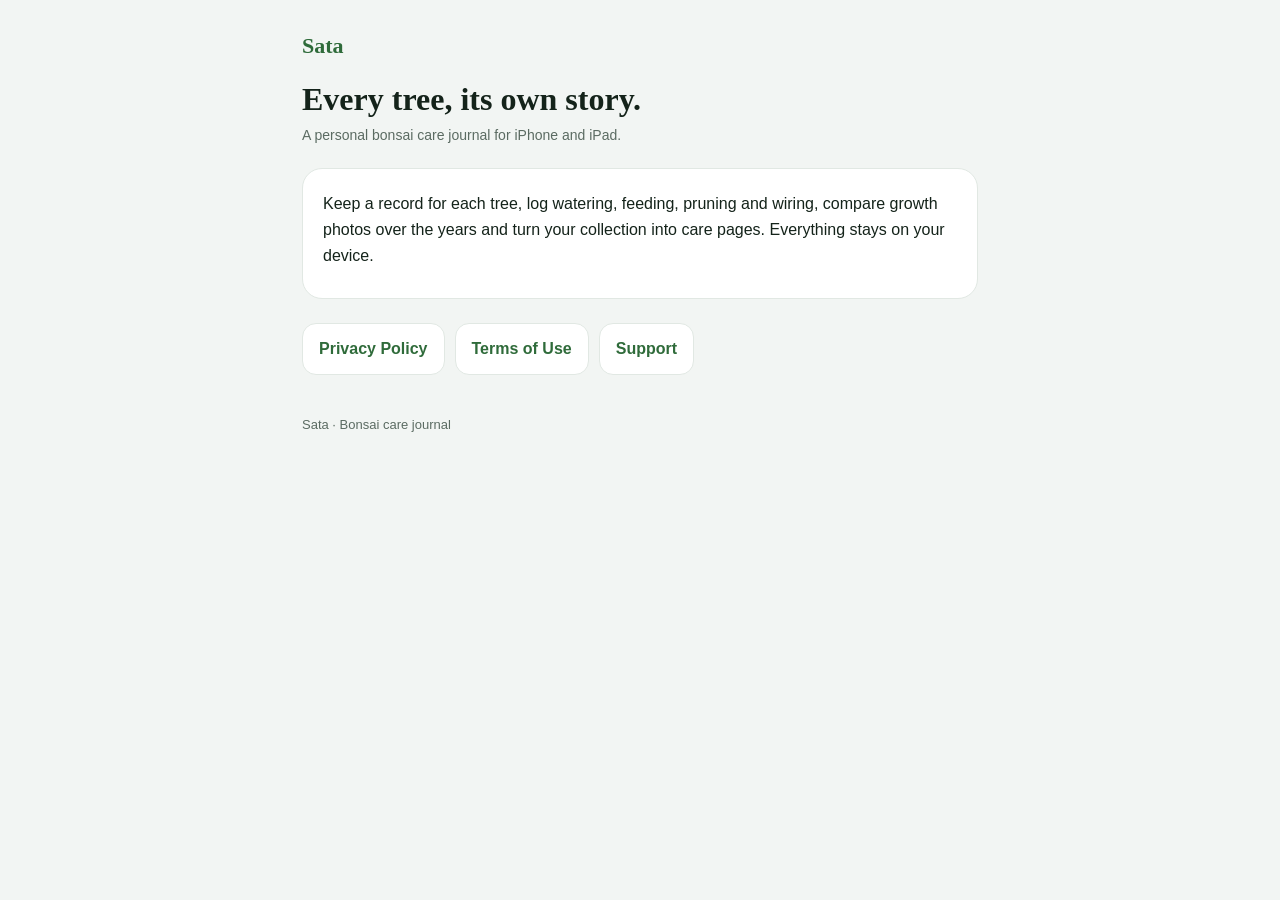
<file: index.html>
<!DOCTYPE html>
<html lang="en">
<head>
<meta charset="utf-8">
<meta name="viewport" content="width=device-width, initial-scale=1">
<title>Sata</title>
<link rel="stylesheet" href="style.css">
</head>
<body>
<main>
<header class="brand"><span>Sata</span></header>
<h1>Every tree, its own story.</h1>
<p class="updated">A personal bonsai care journal for iPhone and iPad.</p>
<div class="card">
<p>Keep a record for each tree, log watering, feeding, pruning and wiring, compare growth photos over the years and turn your collection into care pages. Everything stays on your device.</p>
</div>
<nav class="links"><a href="privacy.html">Privacy Policy</a><a href="terms.html">Terms of Use</a><a href="support.html">Support</a></nav>
<footer>Sata · Bonsai care journal</footer>
</main>
</body>
</html>
</file>
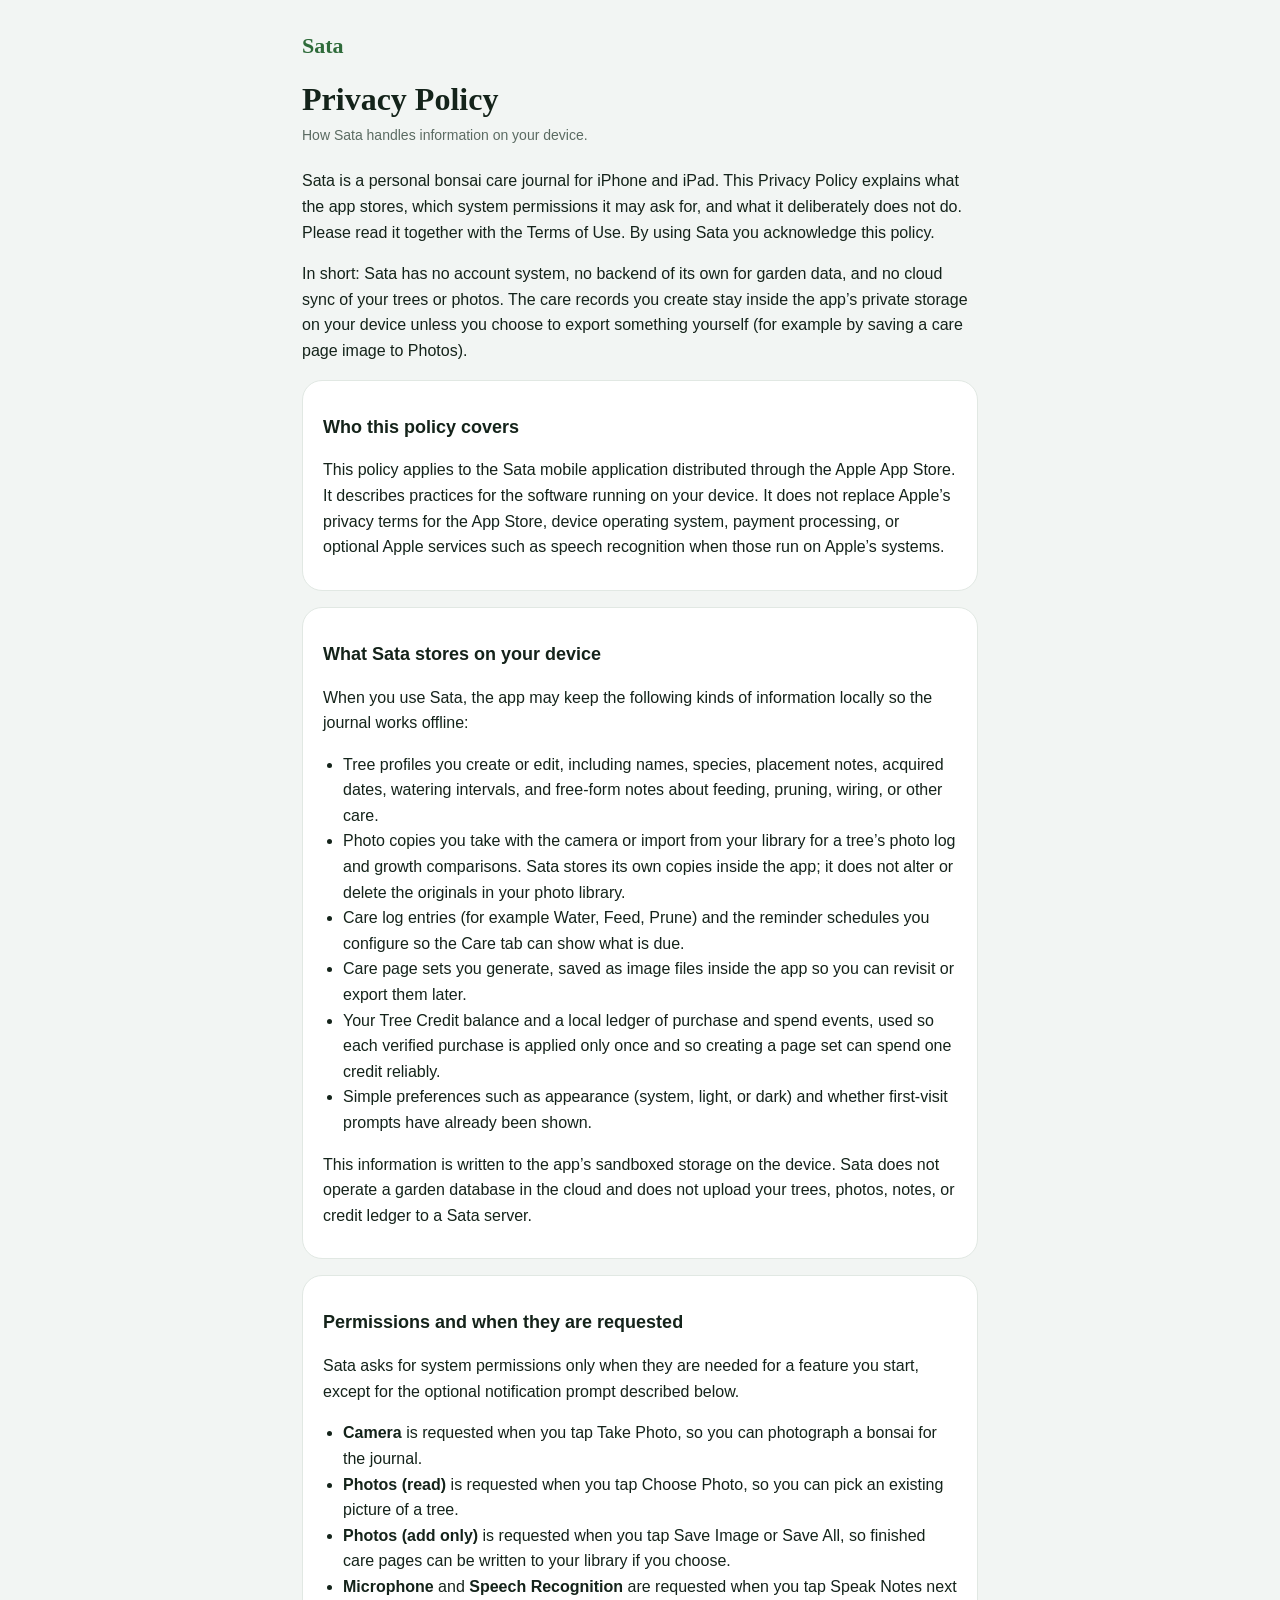
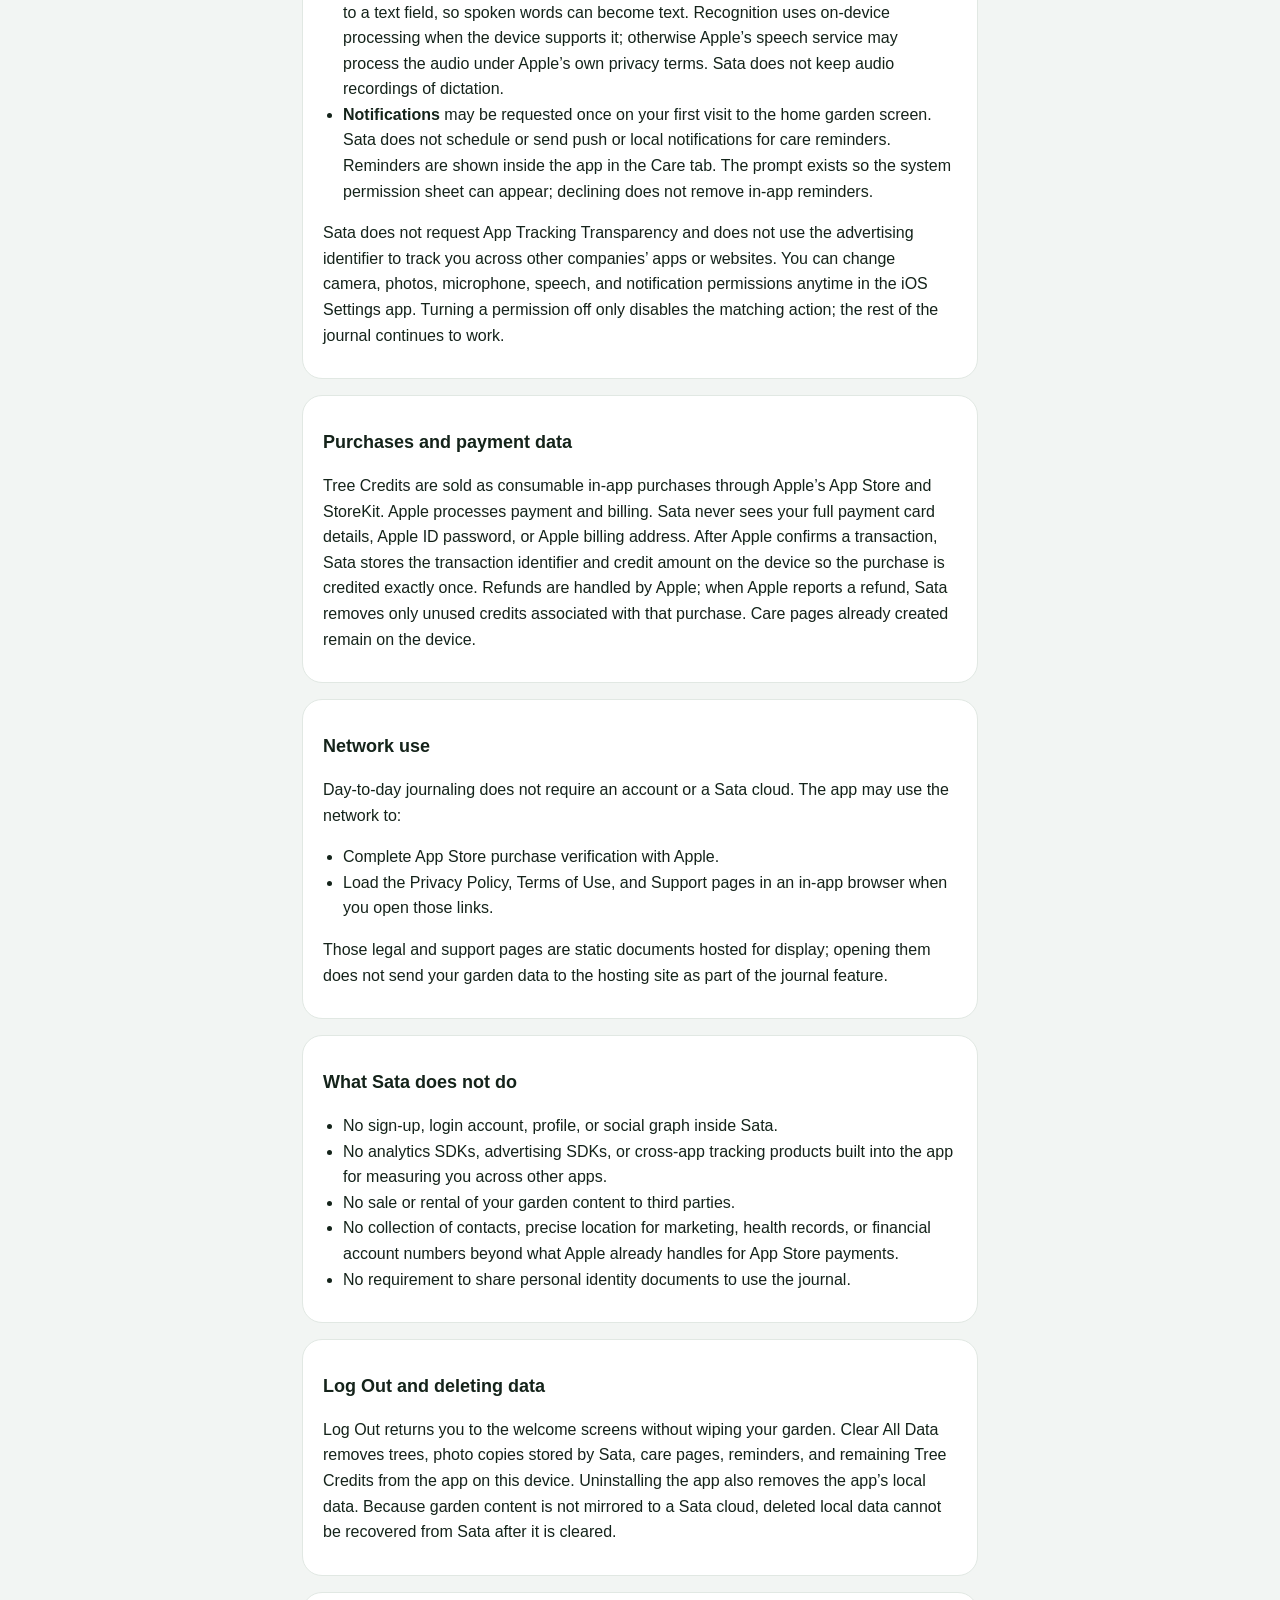
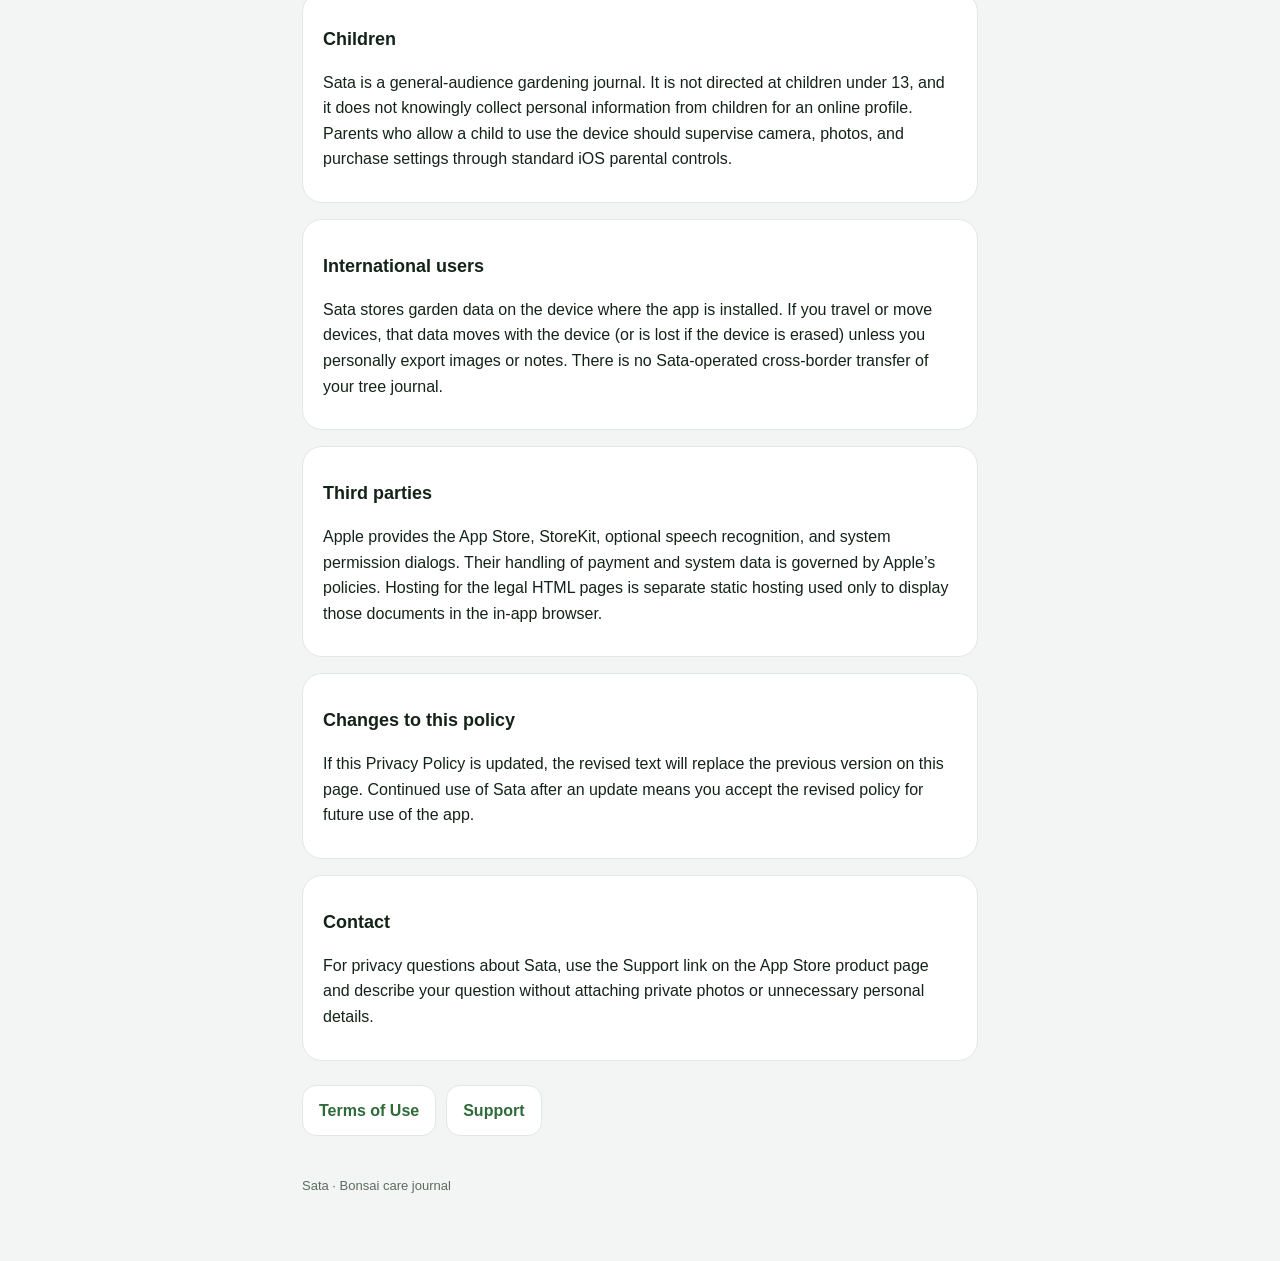
<file: privacy.html>
<!DOCTYPE html>
<html lang="en">
<head>
<meta charset="utf-8">
<meta name="viewport" content="width=device-width, initial-scale=1">
<title>Sata Privacy Policy</title>
<link rel="stylesheet" href="style.css">
</head>
<body>
<main>
<header class="brand"><span>Sata</span></header>
<h1>Privacy Policy</h1>
<p class="updated">How Sata handles information on your device.</p>

<p>Sata is a personal bonsai care journal for iPhone and iPad. This Privacy Policy explains what the app stores, which system permissions it may ask for, and what it deliberately does not do. Please read it together with the Terms of Use. By using Sata you acknowledge this policy.</p>

<p>In short: Sata has no account system, no backend of its own for garden data, and no cloud sync of your trees or photos. The care records you create stay inside the app’s private storage on your device unless you choose to export something yourself (for example by saving a care page image to Photos).</p>

<div class="card">
<h2>Who this policy covers</h2>
<p>This policy applies to the Sata mobile application distributed through the Apple App Store. It describes practices for the software running on your device. It does not replace Apple’s privacy terms for the App Store, device operating system, payment processing, or optional Apple services such as speech recognition when those run on Apple’s systems.</p>
</div>

<div class="card">
<h2>What Sata stores on your device</h2>
<p>When you use Sata, the app may keep the following kinds of information locally so the journal works offline:</p>
<ul>
<li>Tree profiles you create or edit, including names, species, placement notes, acquired dates, watering intervals, and free-form notes about feeding, pruning, wiring, or other care.</li>
<li>Photo copies you take with the camera or import from your library for a tree’s photo log and growth comparisons. Sata stores its own copies inside the app; it does not alter or delete the originals in your photo library.</li>
<li>Care log entries (for example Water, Feed, Prune) and the reminder schedules you configure so the Care tab can show what is due.</li>
<li>Care page sets you generate, saved as image files inside the app so you can revisit or export them later.</li>
<li>Your Tree Credit balance and a local ledger of purchase and spend events, used so each verified purchase is applied only once and so creating a page set can spend one credit reliably.</li>
<li>Simple preferences such as appearance (system, light, or dark) and whether first-visit prompts have already been shown.</li>
</ul>
<p>This information is written to the app’s sandboxed storage on the device. Sata does not operate a garden database in the cloud and does not upload your trees, photos, notes, or credit ledger to a Sata server.</p>
</div>

<div class="card">
<h2>Permissions and when they are requested</h2>
<p>Sata asks for system permissions only when they are needed for a feature you start, except for the optional notification prompt described below.</p>
<ul>
<li><strong>Camera</strong> is requested when you tap Take Photo, so you can photograph a bonsai for the journal.</li>
<li><strong>Photos (read)</strong> is requested when you tap Choose Photo, so you can pick an existing picture of a tree.</li>
<li><strong>Photos (add only)</strong> is requested when you tap Save Image or Save All, so finished care pages can be written to your library if you choose.</li>
<li><strong>Microphone</strong> and <strong>Speech Recognition</strong> are requested when you tap Speak Notes next to a text field, so spoken words can become text. Recognition uses on-device processing when the device supports it; otherwise Apple’s speech service may process the audio under Apple’s own privacy terms. Sata does not keep audio recordings of dictation.</li>
<li><strong>Notifications</strong> may be requested once on your first visit to the home garden screen. Sata does not schedule or send push or local notifications for care reminders. Reminders are shown inside the app in the Care tab. The prompt exists so the system permission sheet can appear; declining does not remove in-app reminders.</li>
</ul>
<p>Sata does not request App Tracking Transparency and does not use the advertising identifier to track you across other companies’ apps or websites. You can change camera, photos, microphone, speech, and notification permissions anytime in the iOS Settings app. Turning a permission off only disables the matching action; the rest of the journal continues to work.</p>
</div>

<div class="card">
<h2>Purchases and payment data</h2>
<p>Tree Credits are sold as consumable in-app purchases through Apple’s App Store and StoreKit. Apple processes payment and billing. Sata never sees your full payment card details, Apple ID password, or Apple billing address. After Apple confirms a transaction, Sata stores the transaction identifier and credit amount on the device so the purchase is credited exactly once. Refunds are handled by Apple; when Apple reports a refund, Sata removes only unused credits associated with that purchase. Care pages already created remain on the device.</p>
</div>

<div class="card">
<h2>Network use</h2>
<p>Day-to-day journaling does not require an account or a Sata cloud. The app may use the network to:</p>
<ul>
<li>Complete App Store purchase verification with Apple.</li>
<li>Load the Privacy Policy, Terms of Use, and Support pages in an in-app browser when you open those links.</li>
</ul>
<p>Those legal and support pages are static documents hosted for display; opening them does not send your garden data to the hosting site as part of the journal feature.</p>
</div>

<div class="card">
<h2>What Sata does not do</h2>
<ul>
<li>No sign-up, login account, profile, or social graph inside Sata.</li>
<li>No analytics SDKs, advertising SDKs, or cross-app tracking products built into the app for measuring you across other apps.</li>
<li>No sale or rental of your garden content to third parties.</li>
<li>No collection of contacts, precise location for marketing, health records, or financial account numbers beyond what Apple already handles for App Store payments.</li>
<li>No requirement to share personal identity documents to use the journal.</li>
</ul>
</div>

<div class="card">
<h2>Log Out and deleting data</h2>
<p>Log Out returns you to the welcome screens without wiping your garden. Clear All Data removes trees, photo copies stored by Sata, care pages, reminders, and remaining Tree Credits from the app on this device. Uninstalling the app also removes the app’s local data. Because garden content is not mirrored to a Sata cloud, deleted local data cannot be recovered from Sata after it is cleared.</p>
</div>

<div class="card">
<h2>Children</h2>
<p>Sata is a general-audience gardening journal. It is not directed at children under 13, and it does not knowingly collect personal information from children for an online profile. Parents who allow a child to use the device should supervise camera, photos, and purchase settings through standard iOS parental controls.</p>
</div>

<div class="card">
<h2>International users</h2>
<p>Sata stores garden data on the device where the app is installed. If you travel or move devices, that data moves with the device (or is lost if the device is erased) unless you personally export images or notes. There is no Sata-operated cross-border transfer of your tree journal.</p>
</div>

<div class="card">
<h2>Third parties</h2>
<p>Apple provides the App Store, StoreKit, optional speech recognition, and system permission dialogs. Their handling of payment and system data is governed by Apple’s policies. Hosting for the legal HTML pages is separate static hosting used only to display those documents in the in-app browser.</p>
</div>

<div class="card">
<h2>Changes to this policy</h2>
<p>If this Privacy Policy is updated, the revised text will replace the previous version on this page. Continued use of Sata after an update means you accept the revised policy for future use of the app.</p>
</div>

<div class="card">
<h2>Contact</h2>
<p>For privacy questions about Sata, use the Support link on the App Store product page and describe your question without attaching private photos or unnecessary personal details.</p>
</div>

<nav class="links"><a href="terms.html">Terms of Use</a><a href="support.html">Support</a></nav>
<footer>Sata · Bonsai care journal</footer>
</main>
</body>
</html>
</file>
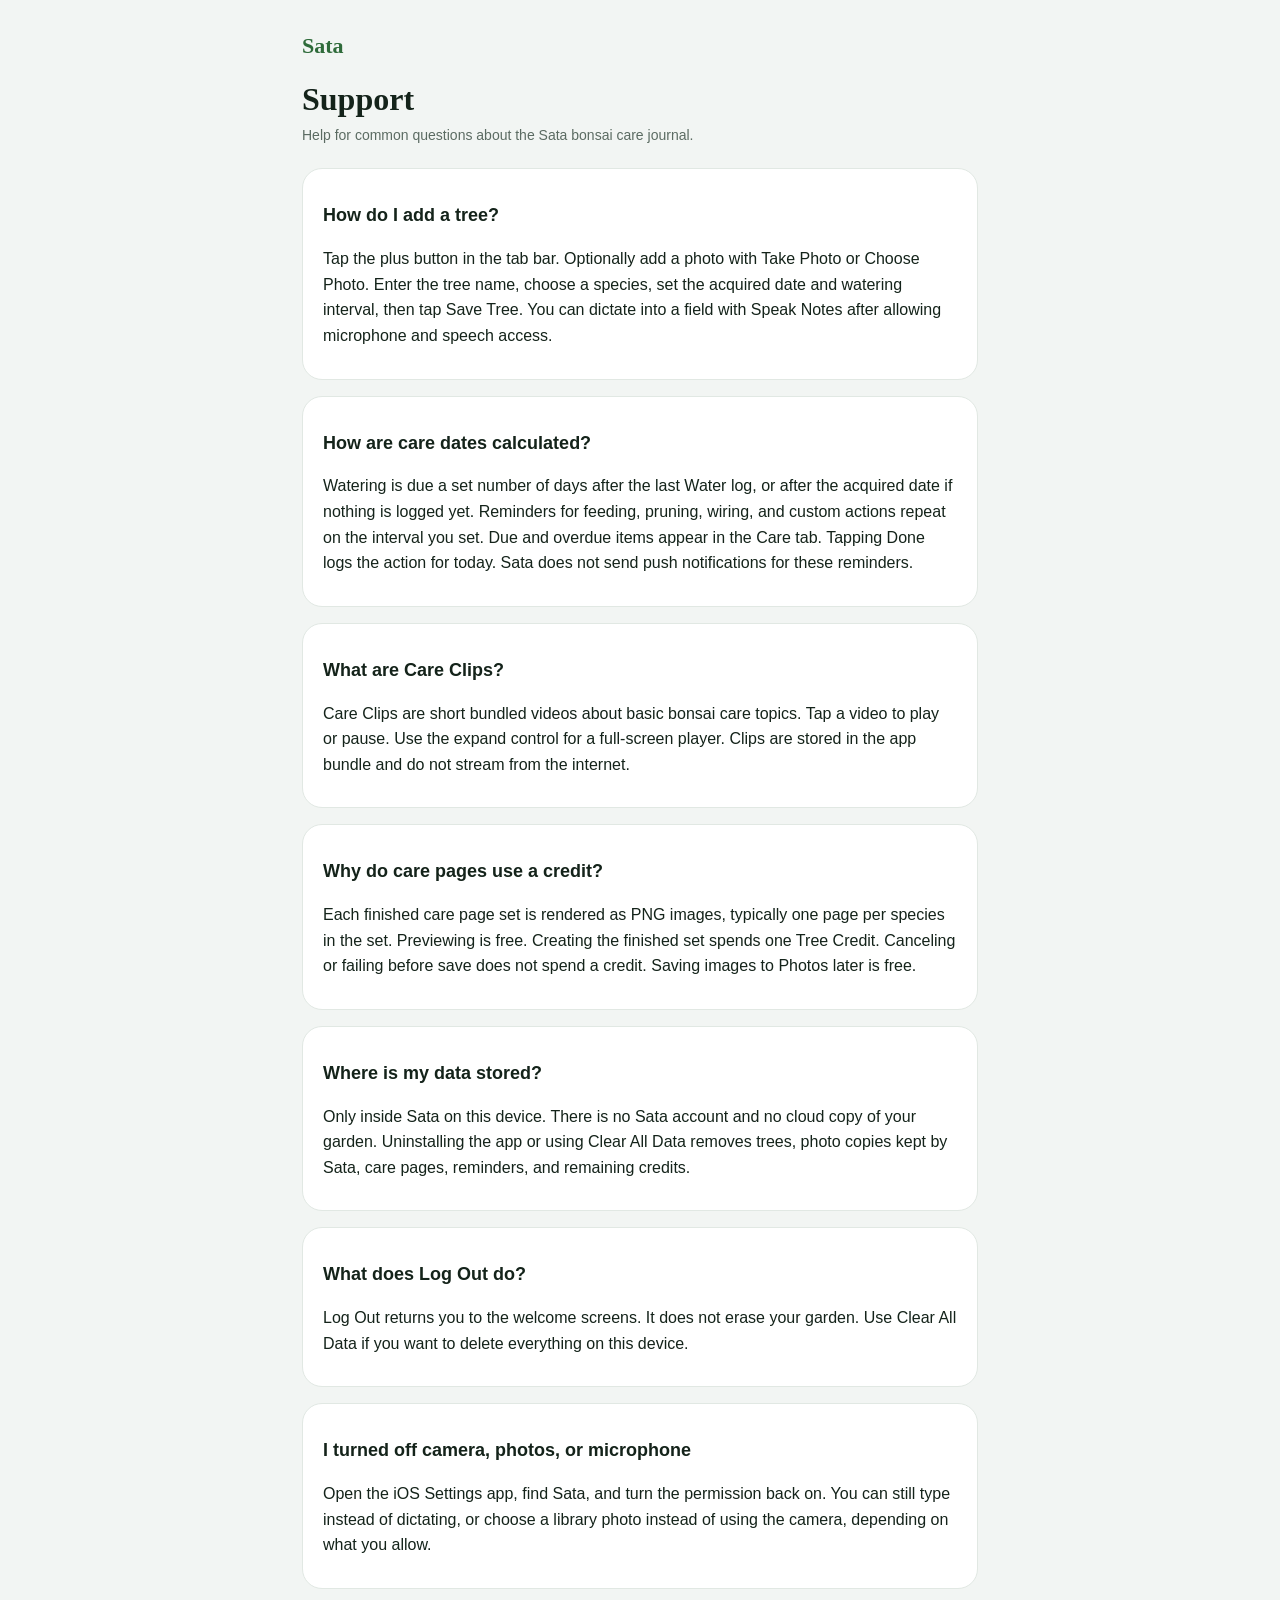
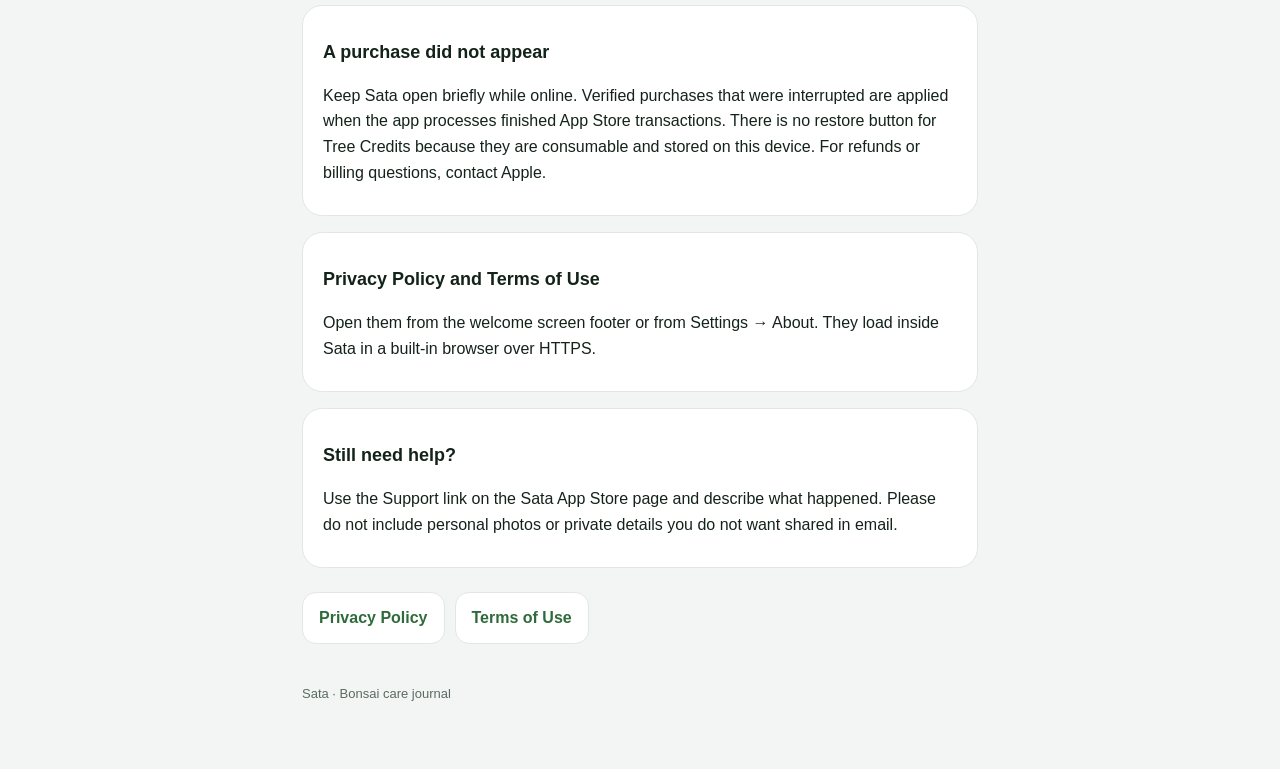
<file: support.html>
<!DOCTYPE html>
<html lang="en">
<head>
<meta charset="utf-8">
<meta name="viewport" content="width=device-width, initial-scale=1">
<title>Sata Support</title>
<link rel="stylesheet" href="style.css">
</head>
<body>
<main>
<header class="brand"><span>Sata</span></header>
<h1>Support</h1>
<p class="updated">Help for common questions about the Sata bonsai care journal.</p>

<div class="card">
<h2>How do I add a tree?</h2>
<p>Tap the plus button in the tab bar. Optionally add a photo with Take Photo or Choose Photo. Enter the tree name, choose a species, set the acquired date and watering interval, then tap Save Tree. You can dictate into a field with Speak Notes after allowing microphone and speech access.</p>
</div>

<div class="card">
<h2>How are care dates calculated?</h2>
<p>Watering is due a set number of days after the last Water log, or after the acquired date if nothing is logged yet. Reminders for feeding, pruning, wiring, and custom actions repeat on the interval you set. Due and overdue items appear in the Care tab. Tapping Done logs the action for today. Sata does not send push notifications for these reminders.</p>
</div>

<div class="card">
<h2>What are Care Clips?</h2>
<p>Care Clips are short bundled videos about basic bonsai care topics. Tap a video to play or pause. Use the expand control for a full-screen player. Clips are stored in the app bundle and do not stream from the internet.</p>
</div>

<div class="card">
<h2>Why do care pages use a credit?</h2>
<p>Each finished care page set is rendered as PNG images, typically one page per species in the set. Previewing is free. Creating the finished set spends one Tree Credit. Canceling or failing before save does not spend a credit. Saving images to Photos later is free.</p>
</div>

<div class="card">
<h2>Where is my data stored?</h2>
<p>Only inside Sata on this device. There is no Sata account and no cloud copy of your garden. Uninstalling the app or using Clear All Data removes trees, photo copies kept by Sata, care pages, reminders, and remaining credits.</p>
</div>

<div class="card">
<h2>What does Log Out do?</h2>
<p>Log Out returns you to the welcome screens. It does not erase your garden. Use Clear All Data if you want to delete everything on this device.</p>
</div>

<div class="card">
<h2>I turned off camera, photos, or microphone</h2>
<p>Open the iOS Settings app, find Sata, and turn the permission back on. You can still type instead of dictating, or choose a library photo instead of using the camera, depending on what you allow.</p>
</div>

<div class="card">
<h2>A purchase did not appear</h2>
<p>Keep Sata open briefly while online. Verified purchases that were interrupted are applied when the app processes finished App Store transactions. There is no restore button for Tree Credits because they are consumable and stored on this device. For refunds or billing questions, contact Apple.</p>
</div>

<div class="card">
<h2>Privacy Policy and Terms of Use</h2>
<p>Open them from the welcome screen footer or from Settings → About. They load inside Sata in a built-in browser over HTTPS.</p>
</div>

<div class="card">
<h2>Still need help?</h2>
<p>Use the Support link on the Sata App Store page and describe what happened. Please do not include personal photos or private details you do not want shared in email.</p>
</div>

<nav class="links"><a href="privacy.html">Privacy Policy</a><a href="terms.html">Terms of Use</a></nav>
<footer>Sata · Bonsai care journal</footer>
</main>
</body>
</html>
</file>
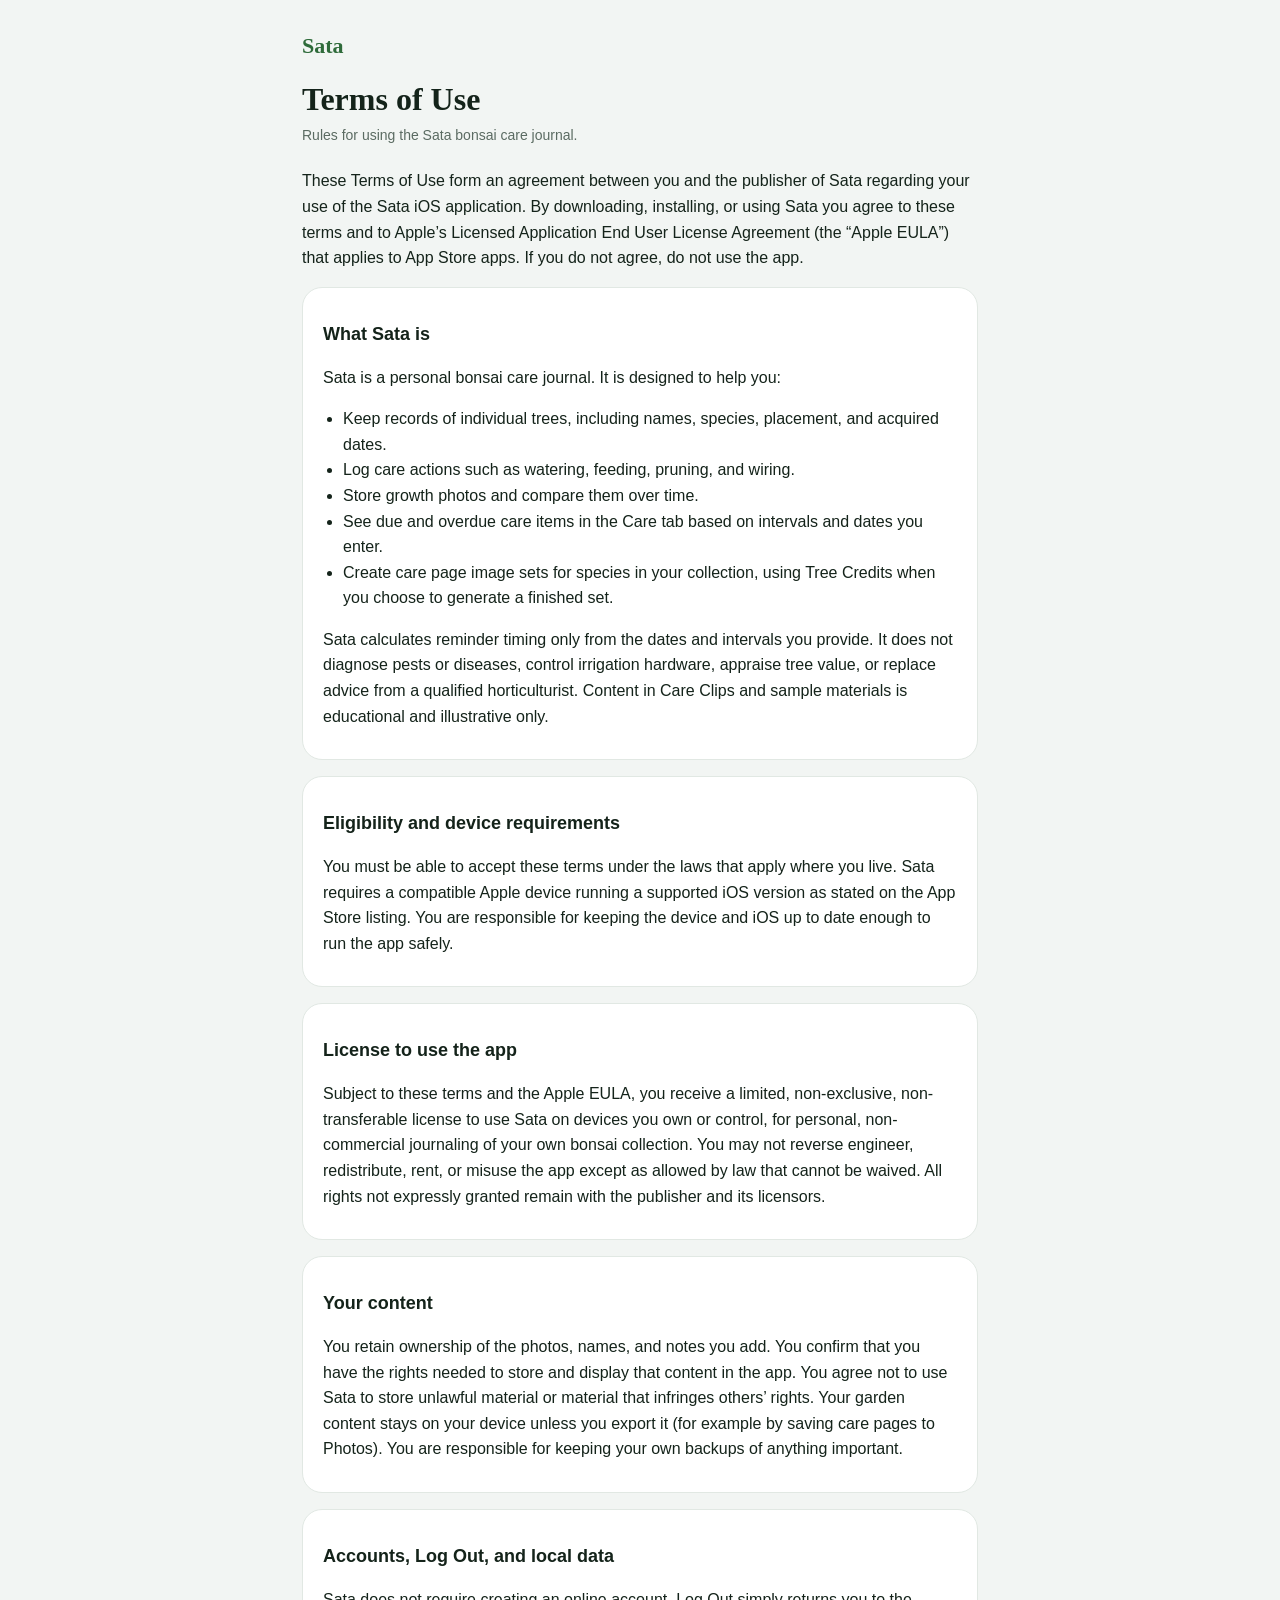
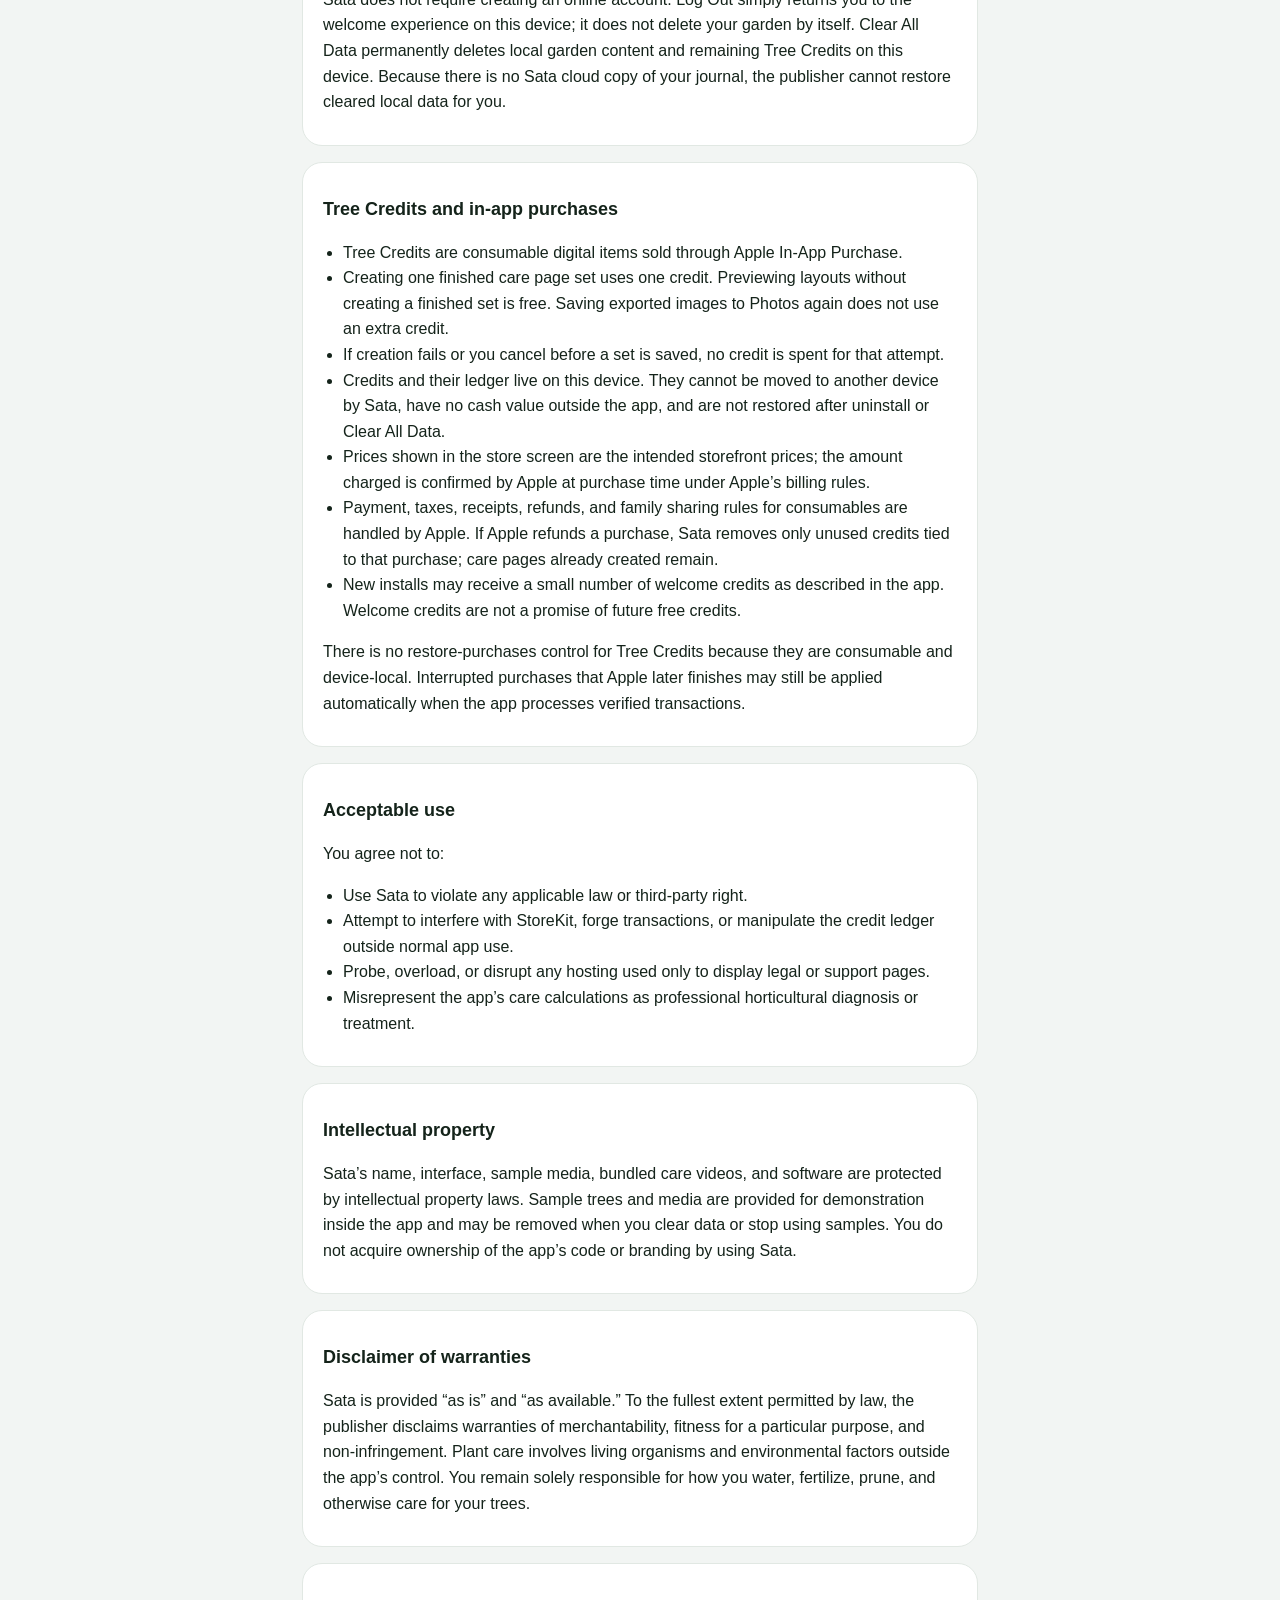
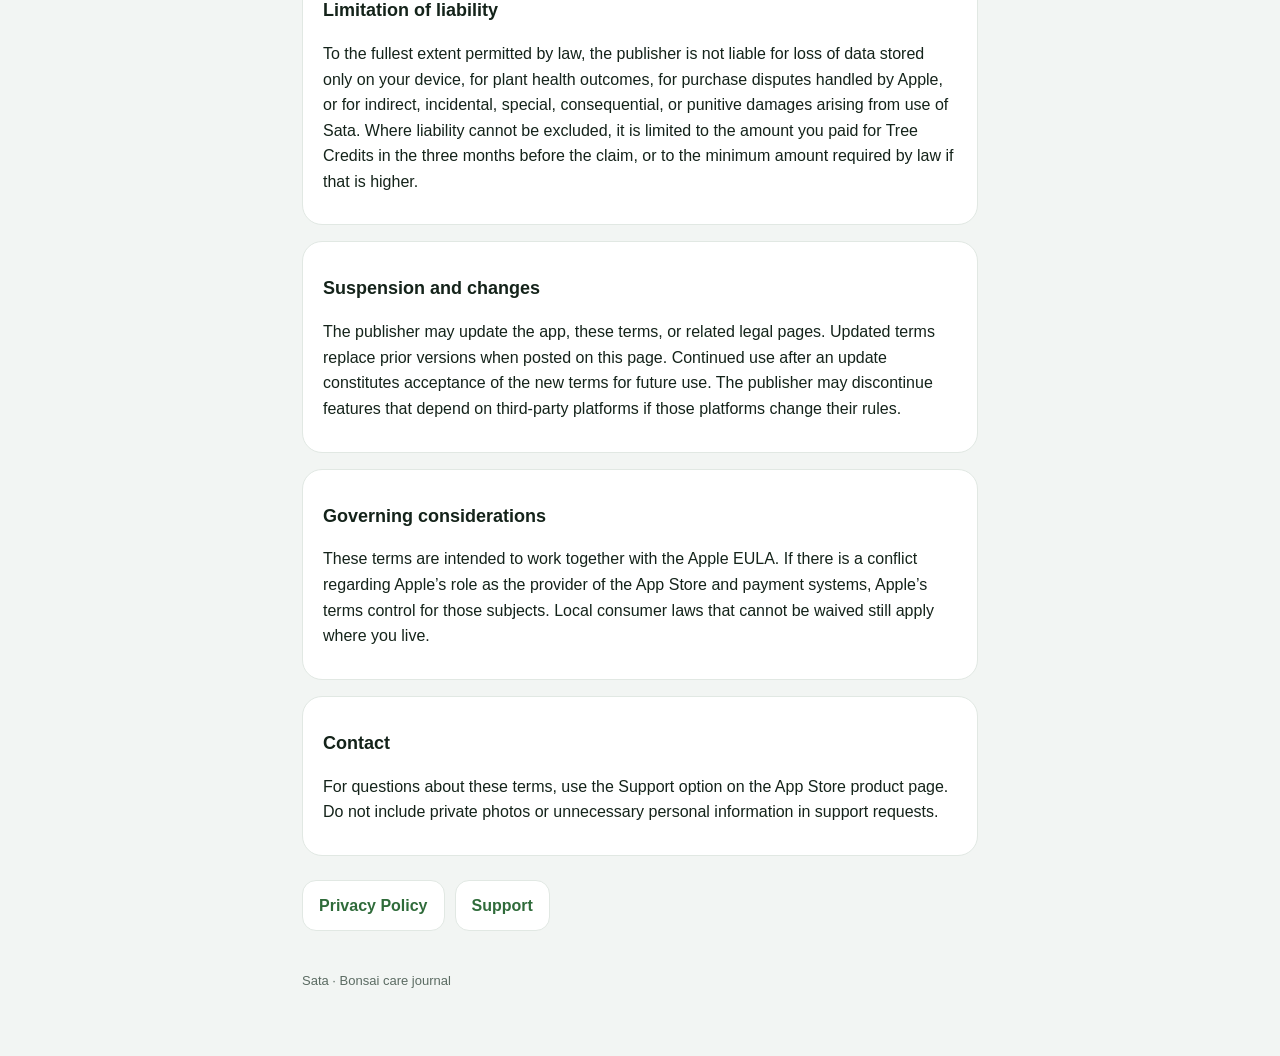
<file: terms.html>
<!DOCTYPE html>
<html lang="en">
<head>
<meta charset="utf-8">
<meta name="viewport" content="width=device-width, initial-scale=1">
<title>Sata Terms of Use</title>
<link rel="stylesheet" href="style.css">
</head>
<body>
<main>
<header class="brand"><span>Sata</span></header>
<h1>Terms of Use</h1>
<p class="updated">Rules for using the Sata bonsai care journal.</p>

<p>These Terms of Use form an agreement between you and the publisher of Sata regarding your use of the Sata iOS application. By downloading, installing, or using Sata you agree to these terms and to Apple’s Licensed Application End User License Agreement (the “Apple EULA”) that applies to App Store apps. If you do not agree, do not use the app.</p>

<div class="card">
<h2>What Sata is</h2>
<p>Sata is a personal bonsai care journal. It is designed to help you:</p>
<ul>
<li>Keep records of individual trees, including names, species, placement, and acquired dates.</li>
<li>Log care actions such as watering, feeding, pruning, and wiring.</li>
<li>Store growth photos and compare them over time.</li>
<li>See due and overdue care items in the Care tab based on intervals and dates you enter.</li>
<li>Create care page image sets for species in your collection, using Tree Credits when you choose to generate a finished set.</li>
</ul>
<p>Sata calculates reminder timing only from the dates and intervals you provide. It does not diagnose pests or diseases, control irrigation hardware, appraise tree value, or replace advice from a qualified horticulturist. Content in Care Clips and sample materials is educational and illustrative only.</p>
</div>

<div class="card">
<h2>Eligibility and device requirements</h2>
<p>You must be able to accept these terms under the laws that apply where you live. Sata requires a compatible Apple device running a supported iOS version as stated on the App Store listing. You are responsible for keeping the device and iOS up to date enough to run the app safely.</p>
</div>

<div class="card">
<h2>License to use the app</h2>
<p>Subject to these terms and the Apple EULA, you receive a limited, non-exclusive, non-transferable license to use Sata on devices you own or control, for personal, non-commercial journaling of your own bonsai collection. You may not reverse engineer, redistribute, rent, or misuse the app except as allowed by law that cannot be waived. All rights not expressly granted remain with the publisher and its licensors.</p>
</div>

<div class="card">
<h2>Your content</h2>
<p>You retain ownership of the photos, names, and notes you add. You confirm that you have the rights needed to store and display that content in the app. You agree not to use Sata to store unlawful material or material that infringes others’ rights. Your garden content stays on your device unless you export it (for example by saving care pages to Photos). You are responsible for keeping your own backups of anything important.</p>
</div>

<div class="card">
<h2>Accounts, Log Out, and local data</h2>
<p>Sata does not require creating an online account. Log Out simply returns you to the welcome experience on this device; it does not delete your garden by itself. Clear All Data permanently deletes local garden content and remaining Tree Credits on this device. Because there is no Sata cloud copy of your journal, the publisher cannot restore cleared local data for you.</p>
</div>

<div class="card">
<h2>Tree Credits and in-app purchases</h2>
<ul>
<li>Tree Credits are consumable digital items sold through Apple In-App Purchase.</li>
<li>Creating one finished care page set uses one credit. Previewing layouts without creating a finished set is free. Saving exported images to Photos again does not use an extra credit.</li>
<li>If creation fails or you cancel before a set is saved, no credit is spent for that attempt.</li>
<li>Credits and their ledger live on this device. They cannot be moved to another device by Sata, have no cash value outside the app, and are not restored after uninstall or Clear All Data.</li>
<li>Prices shown in the store screen are the intended storefront prices; the amount charged is confirmed by Apple at purchase time under Apple’s billing rules.</li>
<li>Payment, taxes, receipts, refunds, and family sharing rules for consumables are handled by Apple. If Apple refunds a purchase, Sata removes only unused credits tied to that purchase; care pages already created remain.</li>
<li>New installs may receive a small number of welcome credits as described in the app. Welcome credits are not a promise of future free credits.</li>
</ul>
<p>There is no restore-purchases control for Tree Credits because they are consumable and device-local. Interrupted purchases that Apple later finishes may still be applied automatically when the app processes verified transactions.</p>
</div>

<div class="card">
<h2>Acceptable use</h2>
<p>You agree not to:</p>
<ul>
<li>Use Sata to violate any applicable law or third-party right.</li>
<li>Attempt to interfere with StoreKit, forge transactions, or manipulate the credit ledger outside normal app use.</li>
<li>Probe, overload, or disrupt any hosting used only to display legal or support pages.</li>
<li>Misrepresent the app’s care calculations as professional horticultural diagnosis or treatment.</li>
</ul>
</div>

<div class="card">
<h2>Intellectual property</h2>
<p>Sata’s name, interface, sample media, bundled care videos, and software are protected by intellectual property laws. Sample trees and media are provided for demonstration inside the app and may be removed when you clear data or stop using samples. You do not acquire ownership of the app’s code or branding by using Sata.</p>
</div>

<div class="card">
<h2>Disclaimer of warranties</h2>
<p>Sata is provided “as is” and “as available.” To the fullest extent permitted by law, the publisher disclaims warranties of merchantability, fitness for a particular purpose, and non-infringement. Plant care involves living organisms and environmental factors outside the app’s control. You remain solely responsible for how you water, fertilize, prune, and otherwise care for your trees.</p>
</div>

<div class="card">
<h2>Limitation of liability</h2>
<p>To the fullest extent permitted by law, the publisher is not liable for loss of data stored only on your device, for plant health outcomes, for purchase disputes handled by Apple, or for indirect, incidental, special, consequential, or punitive damages arising from use of Sata. Where liability cannot be excluded, it is limited to the amount you paid for Tree Credits in the three months before the claim, or to the minimum amount required by law if that is higher.</p>
</div>

<div class="card">
<h2>Suspension and changes</h2>
<p>The publisher may update the app, these terms, or related legal pages. Updated terms replace prior versions when posted on this page. Continued use after an update constitutes acceptance of the new terms for future use. The publisher may discontinue features that depend on third-party platforms if those platforms change their rules.</p>
</div>

<div class="card">
<h2>Governing considerations</h2>
<p>These terms are intended to work together with the Apple EULA. If there is a conflict regarding Apple’s role as the provider of the App Store and payment systems, Apple’s terms control for those subjects. Local consumer laws that cannot be waived still apply where you live.</p>
</div>

<div class="card">
<h2>Contact</h2>
<p>For questions about these terms, use the Support option on the App Store product page. Do not include private photos or unnecessary personal information in support requests.</p>
</div>

<nav class="links"><a href="privacy.html">Privacy Policy</a><a href="support.html">Support</a></nav>
<footer>Sata · Bonsai care journal</footer>
</main>
</body>
</html>
</file>
<file: style.css>
:root {
  --bg: #F2F5F3;
  --surface: #FFFFFF;
  --ink: #14231A;
  --muted: #5B6B62;
  --line: #E1E8E3;
  --moss: #2F6B3A;
  --sky: #3A8DFF;
}
@media (prefers-color-scheme: dark) {
  :root { --bg: #0E1511; --surface: #17211B; --ink: #EDF3EE; --muted: #A3B3A9; --line: #25332A; --moss: #7BC788; --sky: #5BA3FF; }
}
* { box-sizing: border-box; }
html, body { margin: 0; background: var(--bg); color: var(--ink); }
body { font: 16px/1.6 -apple-system, BlinkMacSystemFont, "SF Pro Text", "Segoe UI", Roboto, Helvetica, Arial, sans-serif; -webkit-font-smoothing: antialiased; }
main { max-width: 720px; margin: 0 auto; padding: 28px 22px 64px; }
header.brand { display: flex; align-items: center; gap: 10px; margin-bottom: 18px; }
header.brand span { font-family: "New York", ui-serif, Georgia, serif; font-size: 22px; font-weight: 600; color: var(--moss); }
h1 { font-family: "New York", ui-serif, Georgia, serif; font-weight: 600; font-size: 32px; line-height: 1.15; margin: 0 0 6px; }
h2 { font-size: 18px; margin: 26px 0 8px; }
p, li { color: var(--ink); }
.updated { color: var(--muted); font-size: 14px; margin: 0 0 22px; }
.card { background: var(--surface); border: 1px solid var(--line); border-radius: 20px; padding: 6px 20px 14px; margin-top: 16px; }
ul { padding-left: 20px; }
a { color: var(--moss); font-weight: 600; }
nav.links { display: flex; flex-wrap: wrap; gap: 10px; margin-top: 24px; }
nav.links a { display: inline-block; padding: 12px 16px; border-radius: 14px; background: var(--surface); border: 1px solid var(--line); text-decoration: none; }
footer { margin-top: 40px; color: var(--muted); font-size: 13px; }
html { scrollbar-width: none; }
::-webkit-scrollbar { display: none; }
</file>
